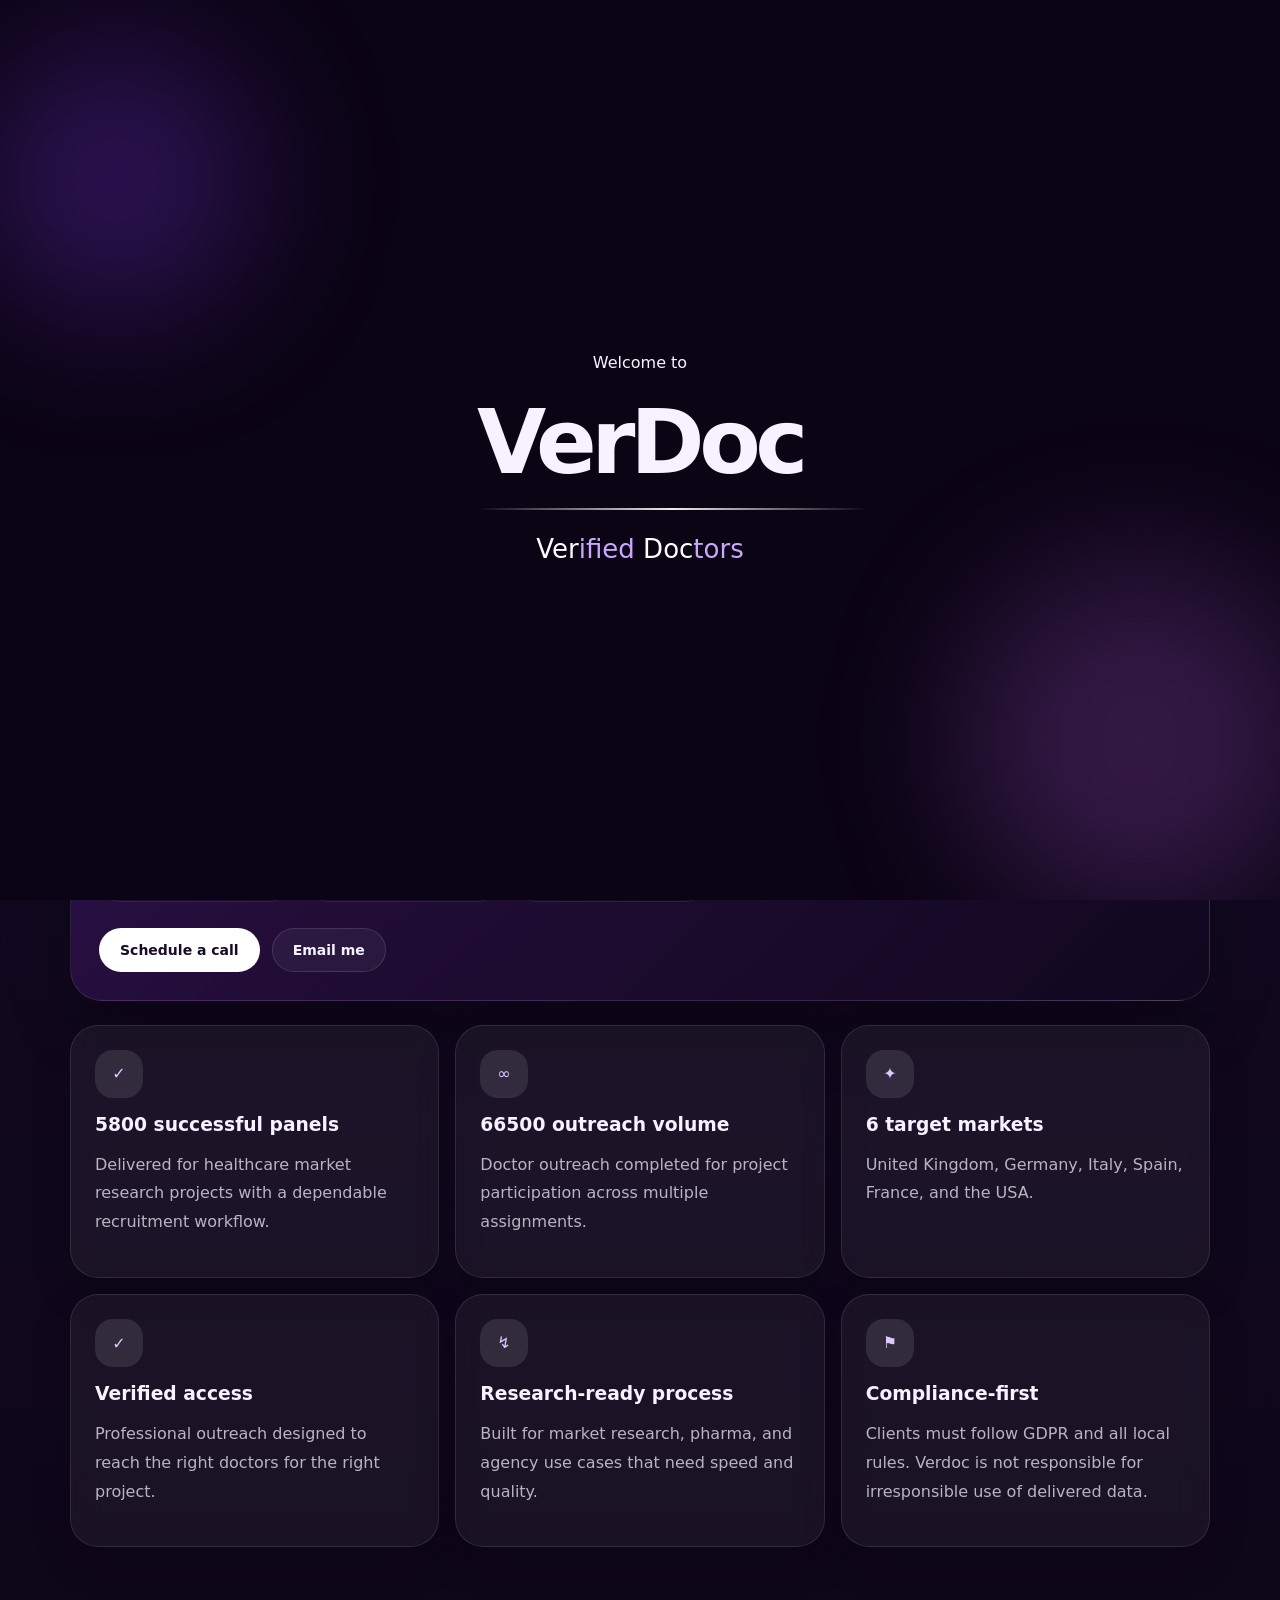
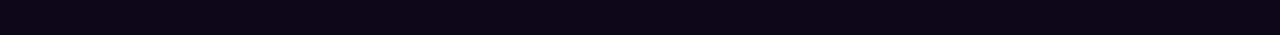
<file: index.html>
<!doctype html>
<html lang="en">
<head>
  <meta charset="UTF-8" />
  <meta name="viewport" content="width=device-width, initial-scale=1.0" />
  <title>VerDoc — Verified Doctors</title>
  <meta name="description" content="VerDoc — verified doctor outreach, recruitment, and survey participation across the UK, Germany, Italy, Spain, France, and the USA." />
  <link rel="icon" type="image/x-icon" href="assets/favicon.ico" />
  <link rel="icon" type="image/png" href="assets/favicon.png" />
  <link rel="apple-touch-icon" href="assets/apple-touch-icon.png" />
  <link rel="stylesheet" href="styles.css" />
</head>
<body>
  <div class="wrap">
    <div class="grain"></div>
    <div class="orb one"></div>
    <div class="orb two"></div>

    <div class="intro" data-intro>
      <div class="orb-a"></div>
      <div class="orb-b"></div>
      <div class="intro-center">
        <p class="eyebrow">Welcome to</p>
        <h1 class="intro-brand">VerDoc</h1>
        <div class="intro-line"></div>
        <div class="split-text" data-step>Verified access for modern healthcare outreach.</div>
      </div>
      <div class="shine"></div>
    </div>
    <header class="topbar">
      <a class="brand" href="index.html" aria-label="Verdoc home">
        <div class="brand-mark"><img src="assets/logo256.png" alt="VerDoc logo" /></div>
        <div class="brand-text">
          <div class="brand-name"><span style="color:#fff">Ver</span><span style="color:#d8beff">Doc</span></div>
          <div class="brand-sub">Verified Doctors</div>
        </div>
      </a>

      <nav class="nav">
        <a href="index.html" class="active">Home</a>
        <a href="services.html">Services</a>
        <a href="contact.html">Book / Contact</a>
      </nav>

      <div class="actions">
        <a class="btn btn-outline" href="mailto:Hello@verdoc.in?subject=Verdoc%20Enquiry"><span>✉</span> Email</a>
        <a class="btn btn-solid" href="https://calendar.app.google/B3x2yxoJ1g4b3Mkw5" target="_blank" rel="noreferrer">Book now <span>›</span></a>
      </div>
    </header>

    <main class="container">
      <section class="section-head">
        <p class="kicker">Home</p>
        <h1 class="page-title">Verified doctor outreach for modern healthcare growth.</h1>
      </section>

      <section class="hero reveal" style="--delay:0" aria-label="Intro">
        <div class="hero-grid">
          <div>
            <p class="badge">◆ Verified Doctors</p>
            <h1>
              <span style="color:#fff">Healthcare outreach</span> <strong>with a sharper edge.</strong>
            </h1>
            <p class="region">United Kingdom • Germany • Italy • Spain • France • USA</p>
            <p class="copy">
              VerDoc connects B2B healthcare teams with doctors for survey participation, recruitment,
              and professional outreach.
            </p>

            <div class="stat-grid">
              <div class="stat">
                <div class="value">5800+</div>
                <div class="label">successful panels</div>
              </div>
              <div class="stat">
                <div class="value">66500+</div>
                <div class="label">project participation outreach</div>
              </div>
              <div class="stat">
                <div class="value">6</div>
                <div class="label">target markets</div>
              </div>
            </div>

            <div class="row">
              <a class="btn btn-solid" href="https://calendar.app.google/B3x2yxoJ1g4b3Mkw5" target="_blank" rel="noreferrer">Schedule a call</a>
              <a class="btn btn-outline" href="mailto:Hello@verdoc.in?subject=Verdoc%20Enquiry">Email me</a>
            </div>
          </div>

          <div class="hero-side">
            <div class="mini">
              <h3>Specialty matching</h3>
              <p>Recruit the right doctors for the right project with structured outreach.</p>
            </div>

            <div class="mini">
              <h3>EU + USA coverage</h3>
              <p>United Kingdom, Germany, Italy, Spain, France, and the USA.</p>
            </div>
          </div>
        </div>
      </section>

      <section class="grid-3">
        <div class="card reveal">
          <div class="icon">✓</div>
          <h3>5800 successful panels</h3>
          <p>Delivered for healthcare market research projects with a dependable recruitment workflow.</p>
        </div>

        <div class="card reveal">
          <div class="icon">∞</div>
          <h3>66500 outreach volume</h3>
          <p>Doctor outreach completed for project participation across multiple assignments.</p>
        </div>

        <div class="card reveal">
          <div class="icon">✦</div>
          <h3>6 target markets</h3>
          <p>United Kingdom, Germany, Italy, Spain, France, and the USA.</p>
        </div>

        <div class="card reveal">
          <div class="icon">✓</div>
          <h3>Verified access</h3>
          <p>Professional outreach designed to reach the right doctors for the right project.</p>
        </div>

        <div class="card reveal">
          <div class="icon">↯</div>
          <h3>Research-ready process</h3>
          <p>Built for market research, pharma, and agency use cases that need speed and quality.</p>
        </div>

        <div class="card reveal">
          <div class="icon">⚑</div>
          <h3>Compliance-first</h3>
          <p>Clients must follow GDPR and all local rules. Verdoc is not responsible for irresponsible use of delivered data.</p>
        </div>
      </section>
    </main>
  </div>

  <script src="script.js"></script>
</body>
</html>
</file>
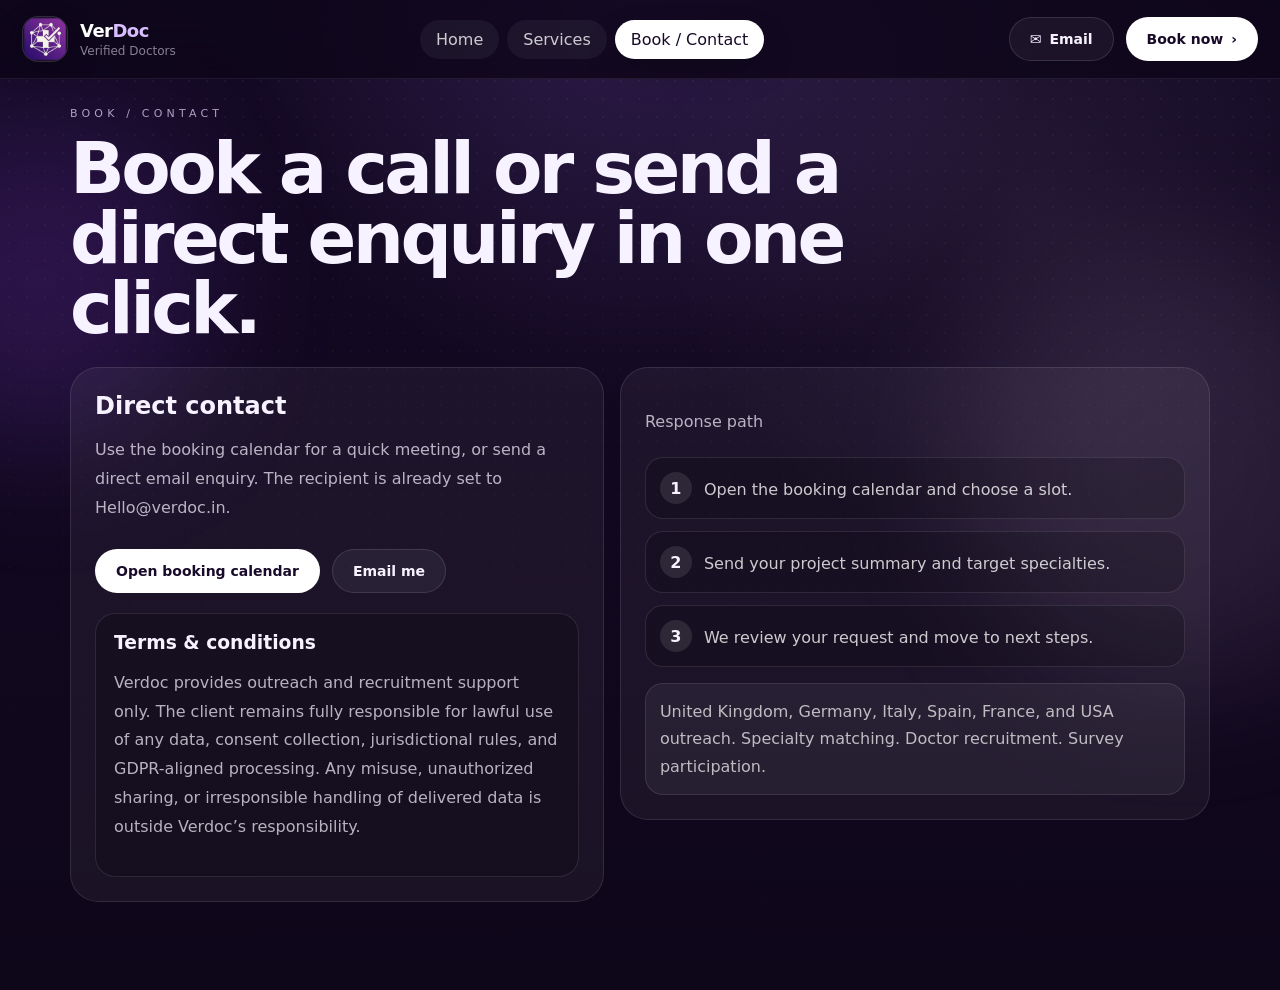
<file: contact.html>
<!doctype html>
<html lang="en">
<head>
  <meta charset="UTF-8" />
  <meta name="viewport" content="width=device-width, initial-scale=1.0" />
  <title>VerDoc Contact — Verified Doctors</title>
  <meta name="description" content="Book a VerDoc meeting or send a direct enquiry to Hello@verdoc.in." />
  <link rel="icon" type="image/x-icon" href="assets/favicon.ico" />
  <link rel="icon" type="image/png" href="assets/favicon.png" />
  <link rel="apple-touch-icon" href="assets/apple-touch-icon.png" />
  <link rel="stylesheet" href="styles.css" />
</head>
<body>
  <div class="wrap">
    <div class="grain"></div>
    <div class="orb one"></div>
    <div class="orb two"></div>
    
    <header class="topbar">
      <a class="brand" href="index.html" aria-label="Verdoc home">
        <div class="brand-mark"><img src="assets/logo256.png" alt="VerDoc logo" /></div>
        <div class="brand-text">
          <div class="brand-name"><span style="color:#fff">Ver</span><span style="color:#d8beff">Doc</span></div>
          <div class="brand-sub">Verified Doctors</div>
        </div>
      </a>

      <nav class="nav">
        <a href="index.html" class="">Home</a>
        <a href="services.html" class="">Services</a>
        <a href="contact.html" class="active">Book / Contact</a>
      </nav>

      <div class="actions">
        <a class="btn btn-outline" href="mailto:Hello@verdoc.in?subject=Verdoc%20Enquiry"><span>✉</span> Email</a>
        <a class="btn btn-solid" href="https://calendar.app.google/B3x2yxoJ1g4b3Mkw5" target="_blank" rel="noreferrer">Book now <span>›</span></a>
      </div>
    </header>

    <main class="container">
      
  <section class="section-head">
    <p class="kicker">Book / Contact</p>
    <h1 class="page-title">Book a call or send a direct enquiry in one click.</h1>
  </section>

  <section class="two-col">
    <div class="panel reveal">
      <h2>Direct contact</h2>
      <p>
        Use the booking calendar for a quick meeting, or send a direct email enquiry. The
        recipient is already set to Hello@verdoc.in.
      </p>

      <div class="row">
        <a class="btn btn-solid" href="https://calendar.app.google/B3x2yxoJ1g4b3Mkw5" target="_blank" rel="noreferrer">Open booking calendar</a>
        <a class="btn btn-outline" href="mailto:Hello@verdoc.in?subject=Verdoc%20Enquiry">Email me</a>
      </div>

      <div class="terms">
        <h3>Terms & conditions</h3>
        <p>
          Verdoc provides outreach and recruitment support only. The client remains fully
          responsible for lawful use of any data, consent collection, jurisdictional rules, and
          GDPR-aligned processing. Any misuse, unauthorized sharing, or irresponsible handling of
          delivered data is outside Verdoc’s responsibility.
        </p>
      </div>
    </div>

    <div class="panel reveal">
      <p class="mini-kicker">Response path</p>
      <ol class="steps">
        <li class="step"><span>1</span><p>Open the booking calendar and choose a slot.</p></li>
        <li class="step"><span>2</span><p>Send your project summary and target specialties.</p></li>
        <li class="step"><span>3</span><p>We review your request and move to next steps.</p></li>
      </ol>
      <div class="note">
        United Kingdom, Germany, Italy, Spain, France, and USA outreach. Specialty matching.
        Doctor recruitment. Survey participation.
      </div>
    </div>
  </section>

    </main>
  </div>
  <script src="script.js"></script>
</body>
</html>
</file>
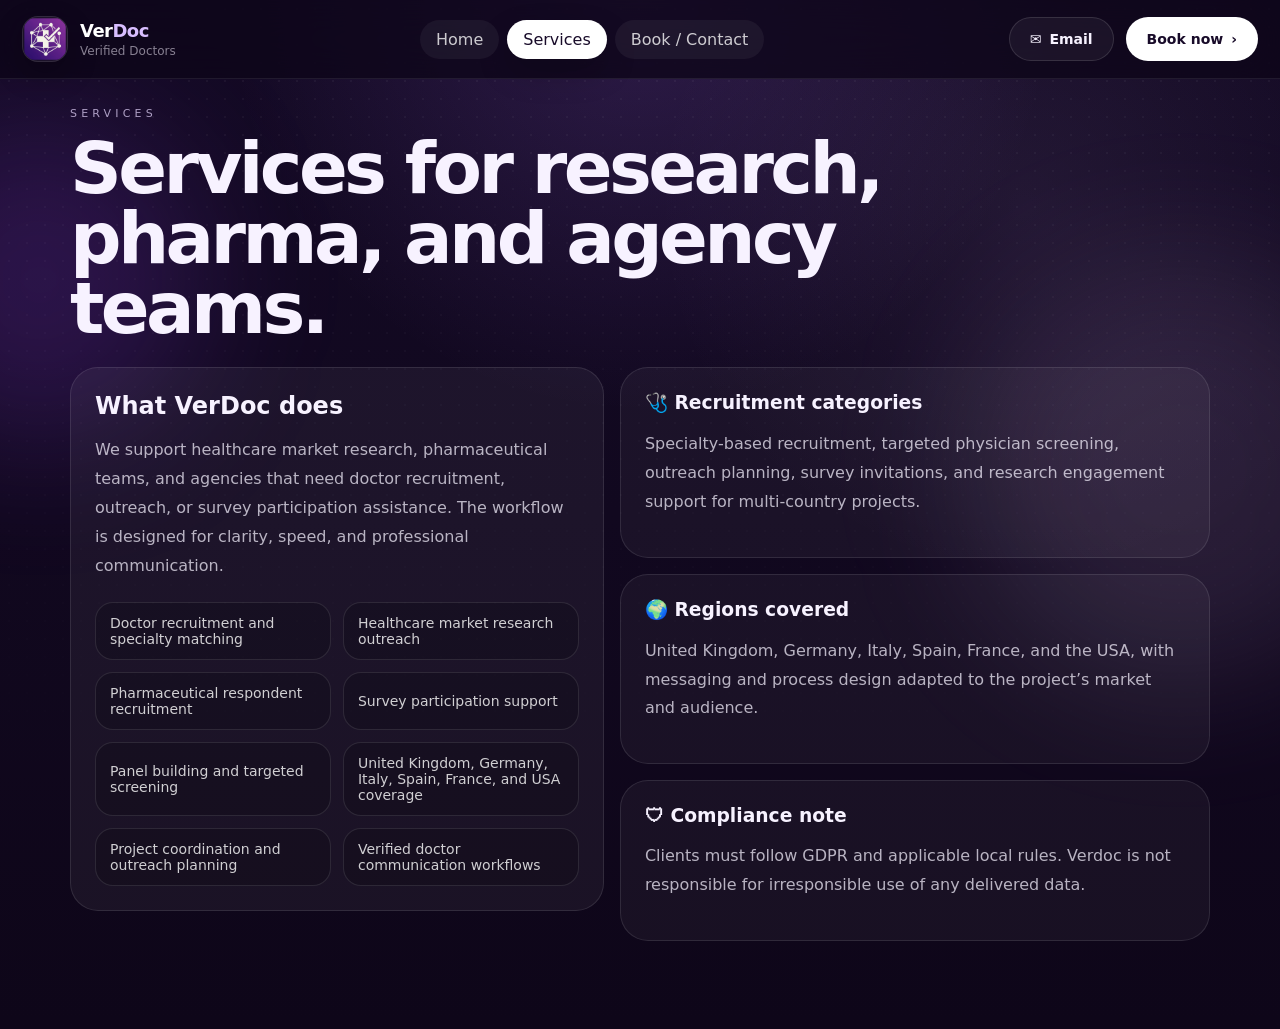
<file: services.html>
<!doctype html>
<html lang="en">
<head>
  <meta charset="UTF-8" />
  <meta name="viewport" content="width=device-width, initial-scale=1.0" />
  <title>VerDoc Services — Verified Doctors</title>
  <meta name="description" content="VerDoc services for healthcare market research, pharma outreach, doctor recruitment, and survey participation." />
  <link rel="icon" type="image/x-icon" href="assets/favicon.ico" />
  <link rel="icon" type="image/png" href="assets/favicon.png" />
  <link rel="apple-touch-icon" href="assets/apple-touch-icon.png" />
  <link rel="stylesheet" href="styles.css" />
</head>
<body>
  <div class="wrap">
    <div class="grain"></div>
    <div class="orb one"></div>
    <div class="orb two"></div>
    
    <header class="topbar">
      <a class="brand" href="index.html" aria-label="Verdoc home">
        <div class="brand-mark"><img src="assets/logo256.png" alt="VerDoc logo" /></div>
        <div class="brand-text">
          <div class="brand-name"><span style="color:#fff">Ver</span><span style="color:#d8beff">Doc</span></div>
          <div class="brand-sub">Verified Doctors</div>
        </div>
      </a>

      <nav class="nav">
        <a href="index.html" class="">Home</a>
        <a href="services.html" class="active">Services</a>
        <a href="contact.html" class="">Book / Contact</a>
      </nav>

      <div class="actions">
        <a class="btn btn-outline" href="mailto:Hello@verdoc.in?subject=Verdoc%20Enquiry"><span>✉</span> Email</a>
        <a class="btn btn-solid" href="https://calendar.app.google/B3x2yxoJ1g4b3Mkw5" target="_blank" rel="noreferrer">Book now <span>›</span></a>
      </div>
    </header>

    <main class="container">
      
  <section class="section-head">
    <p class="kicker">Services</p>
    <h1 class="page-title">Services for research, pharma, and agency teams.</h1>
  </section>

  <section class="two-col">
    <div class="panel reveal">
      <h2>What VerDoc does</h2>
      <p>
        We support healthcare market research, pharmaceutical teams, and agencies that need
        doctor recruitment, outreach, or survey participation assistance. The workflow is
        designed for clarity, speed, and professional communication.
      </p>

      <div class="service-grid">
        <div class="service-chip">Doctor recruitment and specialty matching</div>
        <div class="service-chip">Healthcare market research outreach</div>
        <div class="service-chip">Pharmaceutical respondent recruitment</div>
        <div class="service-chip">Survey participation support</div>
        <div class="service-chip">Panel building and targeted screening</div>
        <div class="service-chip">United Kingdom, Germany, Italy, Spain, France, and USA coverage</div>
        <div class="service-chip">Project coordination and outreach planning</div>
        <div class="service-chip">Verified doctor communication workflows</div>
      </div>
    </div>

    <div class="stack">
      <div class="panel panel-soft reveal">
        <h3 class="icon-title">🩺 Recruitment categories</h3>
        <p>
          Specialty-based recruitment, targeted physician screening, outreach planning, survey
          invitations, and research engagement support for multi-country projects.
        </p>
      </div>

      <div class="panel panel-soft reveal">
        <h3 class="icon-title">🌍 Regions covered</h3>
        <p>
          United Kingdom, Germany, Italy, Spain, France, and the USA, with messaging and process
          design adapted to the project’s market and audience.
        </p>
      </div>

      <div class="panel panel-soft reveal">
        <h3 class="icon-title">🛡 Compliance note</h3>
        <p>
          Clients must follow GDPR and applicable local rules. Verdoc is not responsible for
          irresponsible use of any delivered data.
        </p>
      </div>
    </div>
  </section>

    </main>
  </div>
  <script src="script.js"></script>
</body>
</html>
</file>
<file: styles.css>
:root{
  color-scheme: dark;
  --bg:#0e0619;
  --bg2:#140a25;
  --panel: rgba(255,255,255,.06);
  --panel2: rgba(255,255,255,.09);
  --line: rgba(255,255,255,.12);
  --text:#f7f2ff;
  --muted: rgba(247,242,255,.72);
  --muted2: rgba(247,242,255,.52);
  --accent:#dfc8ff;
  --accent2:#b47cff;
  --shadow: 0 28px 60px rgba(0,0,0,.28);
  --radius: 28px;
  --max: 1180px;
  --ease:cubic-bezier(.2,.8,.2,1);
  font-family: Inter, ui-sans-serif, system-ui, -apple-system, BlinkMacSystemFont, "Segoe UI", sans-serif;
}
*{box-sizing:border-box}
html{scroll-behavior:smooth}
body{
  margin:0; min-width:320px; background:
    radial-gradient(circle at top, rgba(177,117,255,.17), transparent 34%),
    radial-gradient(circle at 80% 20%, rgba(226,191,255,.08), transparent 28%),
    linear-gradient(180deg, var(--bg2), var(--bg));
  color:var(--text);
}
img{display:block; max-width:100%}
a{color:inherit; text-decoration:none}
button{font:inherit}
.wrap{position:relative; min-height:100vh; overflow:hidden}
.grain{
  position:fixed; inset:0; pointer-events:none; opacity:.06;
  background-image:radial-gradient(rgba(255,255,255,.85) 1px, transparent 1px);
  background-size:18px 18px;
  mask-image: linear-gradient(to bottom, rgba(0,0,0,.9), transparent 95%);
}
.orb{
  position:fixed; border-radius:999px; filter: blur(70px); pointer-events:none;
}
.orb.one{left:-120px; top:120px; width:320px; height:320px; background:rgba(161,76,255,.18)}
.orb.two{right:-110px; top:260px; width:420px; height:420px; background:rgba(231,196,255,.11)}
.topbar{
  position:sticky; top:0; z-index:30;
  display:flex; align-items:center; justify-content:space-between; gap:16px;
  padding:16px 22px; border-bottom:1px solid rgba(255,255,255,.08);
  backdrop-filter: blur(24px); background: rgba(14,6,25,.78);
}
.brand{
  display:flex; align-items:center; gap:12px; min-width:0;
}
.brand-mark{
  width:46px; height:46px; border-radius:16px; overflow:hidden;
  border:1px solid rgba(255,255,255,.1); background:rgba(255,255,255,.05);
  box-shadow:0 12px 30px rgba(0,0,0,.24);
  flex:none;
}
.brand-mark img{width:100%; height:100%; object-fit:cover}
.brand-text{line-height:1}
.brand-name{font-size:18px; font-weight:700; letter-spacing:-.03em}
.brand-sub{font-size:12px; color:var(--muted2); margin-top:5px}
.nav{display:none; gap:8px; align-items:center}
.nav a{
  padding:10px 16px; border-radius:999px; background:rgba(255,255,255,.05);
  color:rgba(255,255,255,.78); transition:transform .18s var(--ease), background .18s var(--ease), color .18s var(--ease);
}
.nav a:hover{transform:translateY(-1px); background:rgba(255,255,255,.1); color:#fff}
.nav a.active{background:#fff; color:#180b29; box-shadow:0 14px 32px rgba(0,0,0,.2)}
.actions{display:flex; gap:12px; flex-wrap:wrap}
.btn{
  display:inline-flex; align-items:center; gap:8px; padding:13px 20px; border-radius:999px;
  font-weight:600; font-size:14px; transition:transform .18s var(--ease), background .18s var(--ease), border-color .18s var(--ease);
}
.btn:hover{transform:translateY(-1px)}
.btn-outline{border:1px solid rgba(255,255,255,.12); background:rgba(255,255,255,.05)}
.btn-solid{background:#fff; color:#180b29; border:1px solid rgba(255,255,255,.08)}
.container{max-width:var(--max); margin:0 auto; padding:28px 20px 88px; position:relative; z-index:1}
.kicker{
  text-transform:uppercase; letter-spacing:.38em; font-size:11px; color:rgba(232,216,255,.72); margin:0;
}
.page-title{
  margin:14px 0 0; max-width:980px; font-size:clamp(40px,6vw,72px); line-height:.97; letter-spacing:-.05em;
}
.hero{
  position:relative; overflow:hidden; margin-top:28px; border:1px solid rgba(255,255,255,.1);
  border-radius:32px; box-shadow:var(--shadow);
  background:
    radial-gradient(circle at top right, rgba(255,255,255,.14), transparent 22%),
    linear-gradient(135deg, rgba(127,50,216,.3), rgba(58,20,88,.38) 50%, rgba(17,8,31,.94));
  padding:28px;
}
.hero-grid{display:grid; gap:24px}
.badge{
  display:inline-flex; align-items:center; gap:8px; margin:0; padding:7px 12px;
  border-radius:999px; border:1px solid rgba(255,255,255,.1); background:rgba(255,255,255,.07);
  text-transform:uppercase; font-size:12px; letter-spacing:.28em; color:rgba(255,255,255,.74)
}
.hero h1{
  margin:16px 0 0; font-size:clamp(40px,5.8vw,74px); line-height:.96; letter-spacing:-.06em; max-width:820px;
}
.hero h1 strong{color:var(--accent)}
.region{margin:16px 0 0; color:rgba(255,255,255,.48); text-transform:uppercase; letter-spacing:.3em; font-size:11px}
.hero p.copy{margin:20px 0 0; max-width:840px; line-height:1.8; color:var(--muted); font-size:15px}
.row{display:flex; gap:12px; flex-wrap:wrap; margin-top:26px}
.stat-grid{display:grid; gap:16px; grid-template-columns:repeat(3,minmax(0,1fr)); margin-top:18px}
.stat{
  padding:18px; border-radius:22px; border:1px solid rgba(255,255,255,.1); background:rgba(0,0,0,.2)
}
.stat .value{font-size:28px; font-weight:700; letter-spacing:-.04em}
.stat .label{margin-top:8px; color:rgba(255,255,255,.56); font-size:12px; text-transform:uppercase; letter-spacing:.28em}
.hero-side{
  display:grid; gap:14px; padding:5px
}
.mini{
  padding:16px; border-radius:22px; border:1px solid rgba(255,255,255,.1); background:rgba(255,255,255,.05)
}
.mini h3{margin:0; font-size:18px}
.mini p{margin:8px 0 0; color:var(--muted); line-height:1.7; font-size:14px}

.grid-3{display:grid; gap:16px; margin-top:24px}
.card{
  padding:24px; border-radius:28px; border:1px solid rgba(255,255,255,.1); background:rgba(255,255,255,.05);
  box-shadow:0 16px 40px rgba(0,0,0,.16); backdrop-filter: blur(16px);
}
.card h2,.card h3{margin:0}
.card p{color:var(--muted); line-height:1.8}
.icon{
  width:48px; height:48px; display:grid; place-items:center; border-radius:18px;
  background:rgba(255,255,255,.1); margin-bottom:16px; color:var(--accent)
}
.two-col{display:grid; gap:16px; margin-top:24px}
.panel{padding:24px; border-radius:28px; border:1px solid rgba(255,255,255,.1); background:rgba(255,255,255,.05)}
.panel h2,.panel h3{margin:0}
.panel p{color:var(--muted); line-height:1.8}
.service-grid{display:grid; gap:12px; grid-template-columns:repeat(2,minmax(0,1fr)); margin-top:22px}
.service-chip{
  display:flex; align-items:center; gap:10px; padding:12px 14px; border-radius:18px;
  border:1px solid rgba(255,255,255,.1); background:rgba(0,0,0,.16); color:rgba(255,255,255,.8); font-size:14px;
}
.stack{display:grid; gap:16px}
.panel-soft{background:rgba(255,255,255,.045)}
.icon-title{display:flex; align-items:center; gap:10px}
.terms{
  margin-top:20px; padding:18px; border-radius:20px; border:1px solid rgba(255,255,255,.1); background:rgba(0,0,0,.18)
}
.steps{list-style:none; padding:0; margin:20px 0 0; display:grid; gap:12px}
.step{display:flex; gap:12px; padding:14px; border-radius:18px; border:1px solid rgba(255,255,255,.1); background:rgba(0,0,0,.16)}
.step span{
  width:32px; height:32px; border-radius:999px; background:rgba(255,255,255,.1); display:grid; place-items:center; flex:none; font-weight:700
}
.step p{margin:4px 0 0; color:rgba(255,255,255,.78); line-height:1.7}
.note{margin-top:16px; padding:14px; border-radius:18px; border:1px solid rgba(255,255,255,.1); background:rgba(255,255,255,.05); color:rgba(255,255,255,.7); line-height:1.7}

.intro{
  position:fixed; inset:0; z-index:60; display:flex; align-items:center; justify-content:center;
  background:#0b0415; overflow:hidden;
}
.intro .orb-a,.intro .orb-b{position:absolute; border-radius:999px; filter:blur(70px)}
.intro .orb-a{left:-24px; top:40px; width:280px; height:280px; background:rgba(141,60,255,.25)}
.intro .orb-b{right:-40px; bottom:-20px; width:360px; height:360px; background:rgba(208,107,255,.20)}
.intro-center{text-align:center; padding:0 24px; position:relative}
.intro-center .eyebrow{margin-bottom:18px}
.intro-brand{font-size:clamp(54px,7vw,100px); margin:0; font-weight:700; letter-spacing:-.06em}
.split-text{font-size:clamp(18px,2.5vw,26px); margin:24px 0 0}
.split-text .white{color:#fff}
.split-text .accent{color:#c8a7ff}
.intro-copy{color:rgba(255,255,255,.75); line-height:1.7; font-size:18px; margin:0}
.intro-line{
  margin:14px auto 0; width:min(120%,620px); height:2px;
  background:linear-gradient(90deg, transparent, rgba(255,255,255,.92), transparent);
  border-radius:999px;
}
.shine{
  position:absolute; inset:0; background:linear-gradient(90deg, transparent, rgba(255,255,255,.11), transparent);
  width:45%; transform:skewX(-16deg); opacity:0;
}
.intro .shine{animation:sweep 4.8s linear infinite}
@keyframes sweep{0%{transform:translateX(-140%) skewX(-16deg); opacity:0}15%{opacity:.75}100%{transform:translateX(140%) skewX(-16deg); opacity:0}}
@keyframes floaty{0%,100%{transform:translate3d(0,0,0)}50%{transform:translate3d(18px,-14px,0)}}
.intro .orb-a{animation:floaty 12s ease-in-out infinite}
.intro .orb-b{animation:floaty 14s ease-in-out infinite reverse}
.reveal{opacity:0; transform:translateY(24px); transition:opacity .6s var(--ease), transform .6s var(--ease)}
.reveal.in{opacity:1; transform:translateY(0)}

@media (min-width: 800px){
  .nav{display:flex}
  .hero-grid{grid-template-columns:1.15fr .85fr; align-items:center}
  .grid-3{grid-template-columns:repeat(3,minmax(0,1fr))}
  .two-col{grid-template-columns:.95fr 1.05fr; align-items:start}
}
@media (max-width: 799px){
  .topbar{padding:14px 16px}
  .actions{display:none}
  .page-wrap{padding:22px 16px 72px}
  .hero{padding:22px}
  .stat-grid{grid-template-columns:1fr}
  .service-grid{grid-template-columns:1fr}
}
</file>
